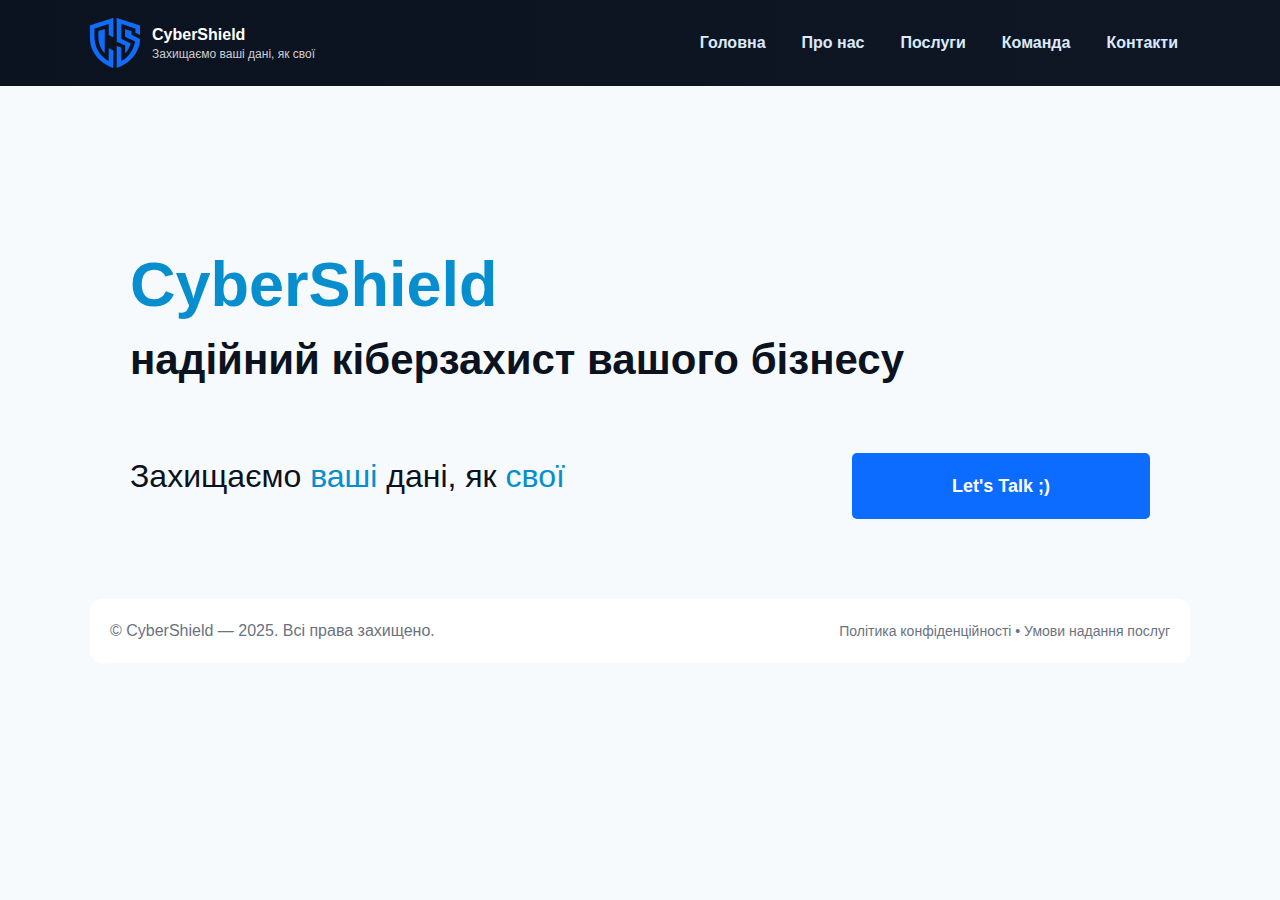
<file: index.html>
<!doctype html>
<html lang="ua">
<head>
  <meta charset="UTF-8" />
  <meta name="viewport" content="width=device-width,initial-scale=1" />
  <title>CyberShield</title>
  <meta name="description" content="CyberShield — рішення з кібербезпеки для малого та середнього бізнесу: аудит, тестування проникнення, захист мереж та хмари." />
  <link rel="stylesheet" href="style.css">
</head>

<body>
  <header role="banner">
    <div class="nav">
      <div class="brand">
        <img src="./images/logo.svg" style="width: 50px; height: 50px;" alt="logo">
        
        <div>
          <div style="font-weight:800">CyberShield</div>
          <div style="font-size:12px;color:rgba(255,255,255,0.8)">Захищаємо ваші дані, як свої</div>
        </div>
      </div>

      <nav aria-label="Головна навігація">
        <ul>
          <li><a href="#home">Головна</a></li>
          <li><a href="./pages/about_us.html">Про нас</a></li>
          <li><a href="./pages/services.html">Послуги</a></li>
          <li><a href="./pages/team.html">Команда</a></li>
          <li><a href="./pages/contact.html">Контакти</a></li>
        </ul>
      </nav>
    </div>
  </header>

  <main>
    <section id="home" class="hero" aria-label="Головна секція">
      <h1><span class="highlight_big">CyberShield</span> <br>надійний кіберзахист вашого бізнесу</h1>
      <div class="horizontal_align">
        <p>Захищаємо <span class="highlight">ваші</span> дані, як <span class="highlight">свої</span></p>
        <a class="contact" href="./pages/contact.html">Let's Talk ;)</a>
      </div>
    </section>
  </main>

  <footer>
    <div style="display:flex;justify-content:space-between;align-items:center;gap:12px;flex-wrap:wrap">
      <div>© CyberShield — 2025. Всі права захищено.</div>
      <div class="muted">Політика конфіденційності • Умови надання послуг</div>
    </div>
  </footer>

</body>
</html>
</file>
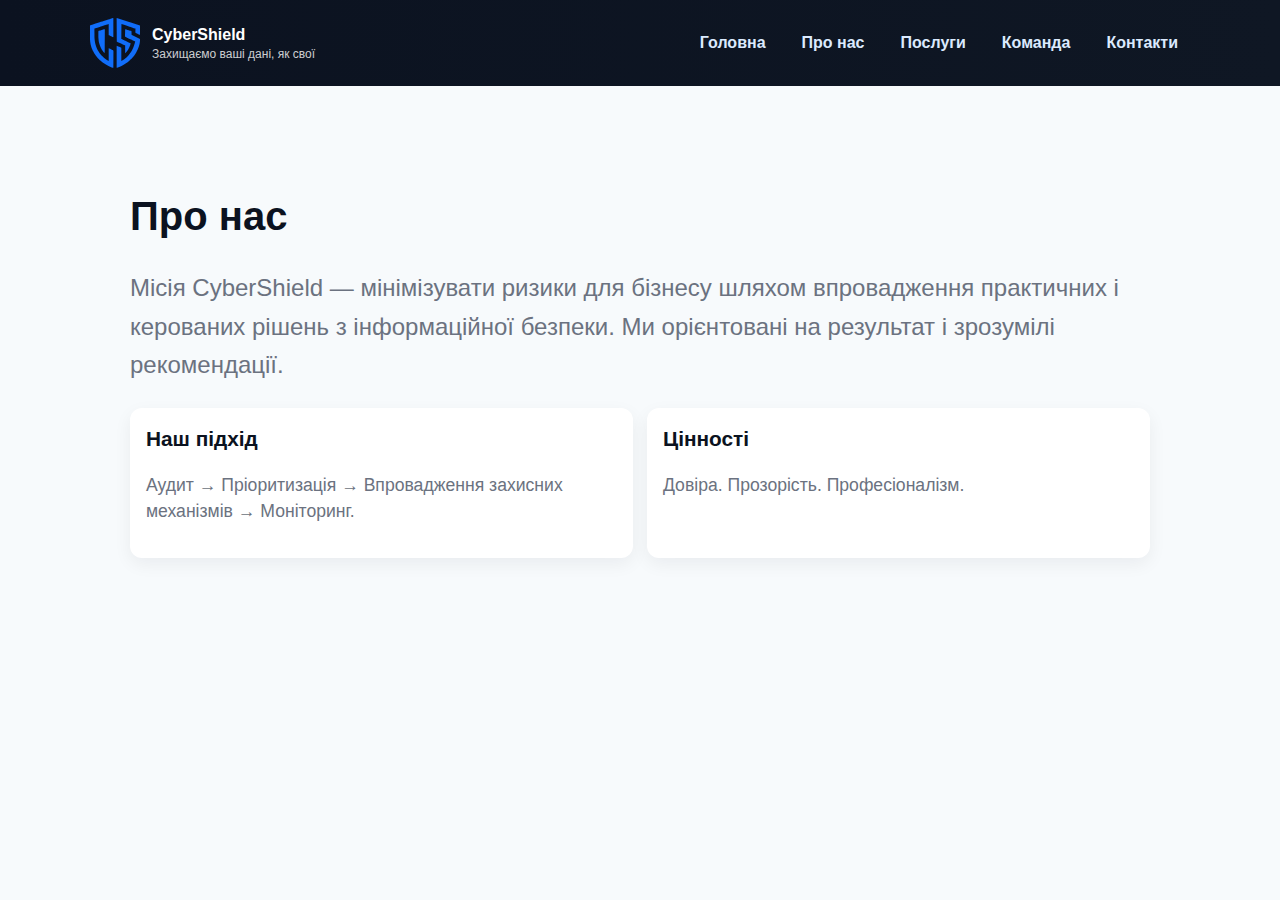
<file: pages/about_us.html>
<!doctype html>
<html lang="ua">
<head>
  <meta charset="UTF-8" />
  <meta name="viewport" content="width=device-width,initial-scale=1" />
  <title>CyberShield</title>
  <meta name="description" content="CyberShield — рішення з кібербезпеки для малого та середнього бізнесу: аудит, тестування проникнення, захист мереж та хмари." />
  <link rel="stylesheet" href="../style.css">
</head>

<body>
    <header role="banner">
        <div class="nav">
          <div class="brand">
            <img src="../images/logo.svg" style="width: 50px; height: 50px;" alt="logo">
            
            <div>
              <div style="font-weight:800">CyberShield</div>
              <div style="font-size:12px;color:rgba(255,255,255,0.8)">Захищаємо ваші дані, як свої</div>
            </div>
          </div>
    
          <nav aria-label="Головна навігація">
            <ul>
              <li><a href="../index.html">Головна</a></li>
              <li><a href="./about_us.html">Про нас</a></li>
              <li><a href="./services.html">Послуги</a></li>
              <li><a href="./team.html">Команда</a></li>
              <li><a href="./contact.html">Контакти</a></li>
            </ul>
          </nav>
    
        </div>
    </header>

    <main>
        <section id="about">
            <h2>Про нас</h2>
            <p class="muted">Місія CyberShield — мінімізувати ризики для бізнесу шляхом впровадження практичних і керованих рішень з інформаційної безпеки. Ми орієнтовані на результат і зрозумілі рекомендації.</p>
            <div style="display:flex;gap:14px;flex-wrap:wrap;margin-top:12px">
              <div class="card" style="flex:1 1 300px">
                <strong>Наш підхід</strong>
                <p class="muted">Аудит → Пріоритизація → Впровадження захисних механізмів → Моніторинг.</p>
              </div>
              <div class="card" style="flex:1 1 300px">
                <strong>Цінності</strong>
                <p class="muted">Довіра. Прозорість. Професіоналізм.</p>
              </div>
            </div>
          </section>
    </main>
</body>
</file>
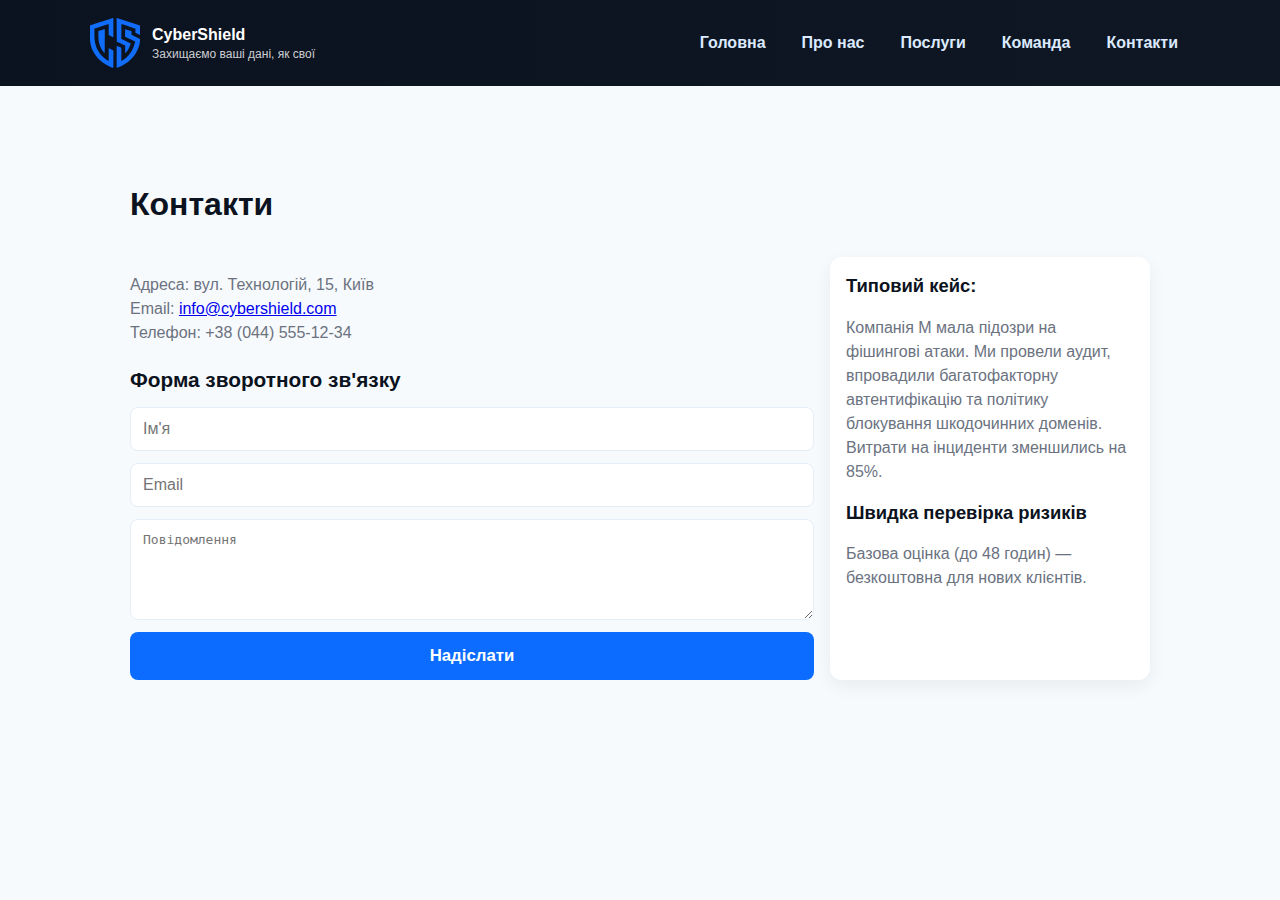
<file: pages/contact.html>
<!doctype html>
<html lang="ua">
<head>
  <meta charset="UTF-8" />
  <meta name="viewport" content="width=device-width,initial-scale=1" />
  <title>CyberShield</title>
  <meta name="description" content="CyberShield — рішення з кібербезпеки для малого та середнього бізнесу: аудит, тестування проникнення, захист мереж та хмари." />
  <link rel="stylesheet" href="../style.css">
</head>

<body>
    <header role="banner">
        <div class="nav">
          <div class="brand">
            <img src="../images/logo.svg" style="width: 50px; height: 50px;" alt="logo">
            
            <div>
              <div style="font-weight:800">CyberShield</div>
              <div style="font-size:12px;color:rgba(255,255,255,0.8)">Захищаємо ваші дані, як свої</div>
            </div>
          </div>
    
          <nav aria-label="Головна навігація">
            <ul>
              <li><a href="../index.html">Головна</a></li>
              <li><a href="./about_us.html">Про нас</a></li>
              <li><a href="./services.html">Послуги</a></li>
              <li><a href="./team.html">Команда</a></li>
              <li><a href="./contact.html">Контакти</a></li>
            </ul>
          </nav>
        </div>
    </header>

    <main>
        <section id="contact">
            <h2>Контакти</h2>
            <div style="display:grid;grid-template-columns:1fr 320px;gap:16px">
              <div>
                <p class="muted">Адреса: вул. Технологій, 15, Київ<br/>Email: <a href="mailto:info@cybershield.com">info@cybershield.com</a><br/>Телефон: +38 (044) 555-12-34</p>
                <h3>Форма зворотного зв'язку</h3>
                <form id="contactForm" onsubmit="return submitContactForm(event)">
                  <input type="text" name="name" id="c_name" placeholder="Ім'я" required />
                  <input type="email" name="email" id="c_email" placeholder="Email" required />
                  <textarea name="message" id="c_msg" placeholder="Повідомлення" rows="5" required></textarea>
                  <button type="submit" id="contactSubmit">Надіслати</button>
                </form>
              </div>
              <div class="card">
                <strong>Типовий кейс:</strong>
                <p class="muted">Компанія M мала підозри на фішингові атаки. Ми провели аудит, впровадили багатофакторну автентифікацію та політику блокування шкодочинних доменів. Витрати на інциденти зменшились на 85%.</p>
                <strong>Швидка перевірка ризиків</strong>
                <p class="muted">Базова оцінка (до 48 годин) — безкоштовна для нових клієнтів.</p>
              </div>
            </div>
          </section>  
    </main>
</body>
</file>
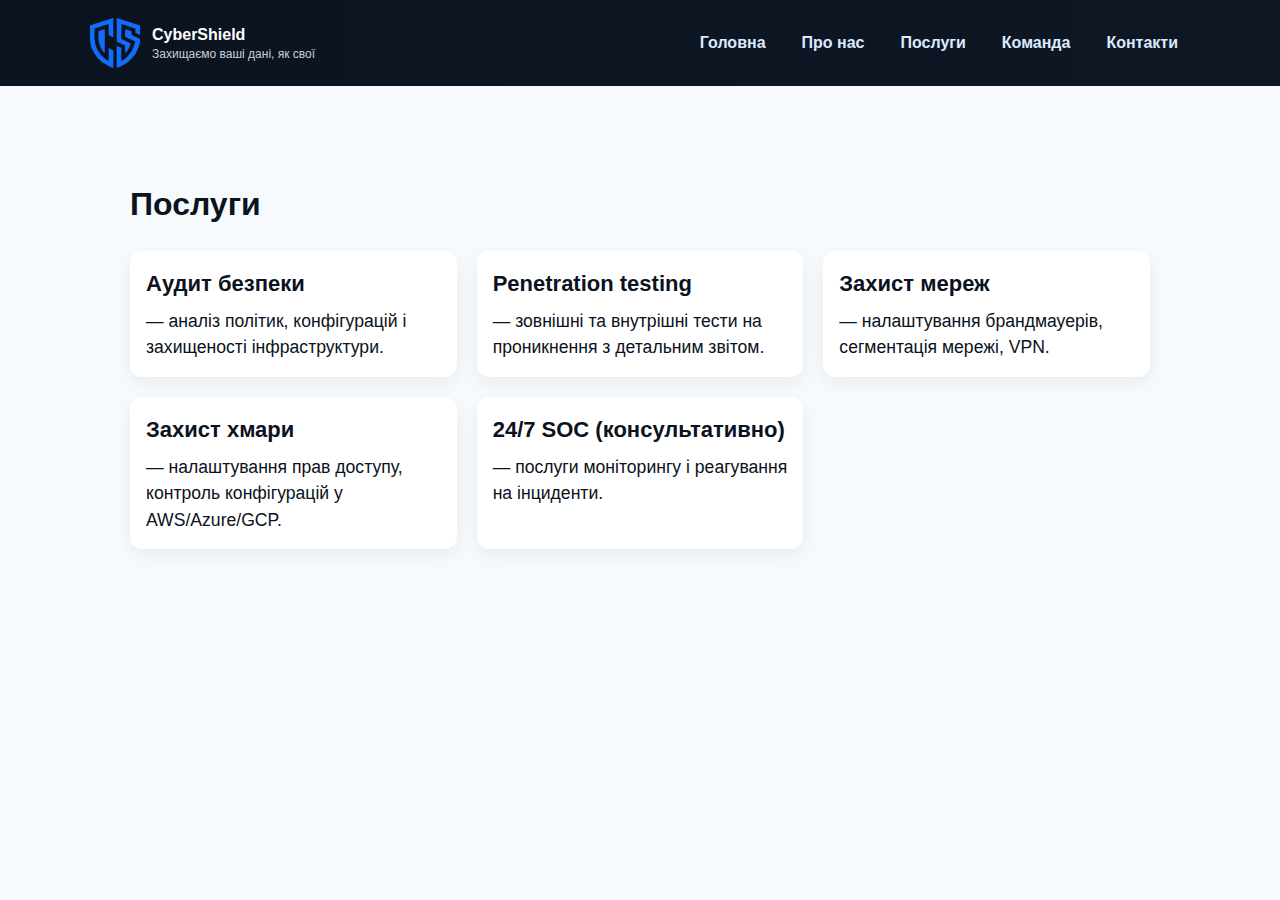
<file: pages/services.html>
<!doctype html>
<html lang="ua">
<head>
  <meta charset="UTF-8" />
  <meta name="viewport" content="width=device-width,initial-scale=1" />
  <title>CyberShield</title>
  <meta name="description" content="CyberShield — рішення з кібербезпеки для малого та середнього бізнесу: аудит, тестування проникнення, захист мереж та хмари." />
  <link rel="stylesheet" href="../style.css">
</head>

<body>
    <header role="banner">
      <div class="nav">
        <div class="brand">
          <img src="../images/logo.svg" style="width: 50px; height: 50px;" alt="logo">
          
          <div>
            <div style="font-weight:800">CyberShield</div>
            <div style="font-size:12px;color:rgba(255,255,255,0.8)">Захищаємо ваші дані, як свої</div>
          </div>
        </div>
  
        <nav aria-label="Головна навігація">
          <ul>
            <li><a href="../index.html">Головна</a></li>
            <li><a href="./about_us.html">Про нас</a></li>
            <li><a href="./services.html">Послуги</a></li>
            <li><a href="./team.html">Команда</a></li>
            <li><a href="./contact.html">Контакти</a></li>
          </ul>
        </nav>
      </div>
    </header>

    <main>
        <section id="services">
            <h2>Послуги</h2>
            <ul class="services">
              <li class="card"><strong>Аудит безпеки</strong> — аналіз політик, конфігурацій і захищеності інфраструктури.</li>
              <li class="card"><strong>Penetration testing</strong> — зовнішні та внутрішні тести на проникнення з детальним звітом.</li>
              <li class="card"><strong>Захист мереж</strong> — налаштування брандмауерів, сегментація мережі, VPN.</li>
              <li class="card"><strong>Захист хмари</strong> — налаштування прав доступу, контроль конфігурацій у AWS/Azure/GCP.</li>
              <li class="card"><strong>24/7 SOC (консультативно)</strong> — послуги моніторингу і реагування на інциденти.</li>
            </ul>
        </section>
    </main>
</body>
</file>
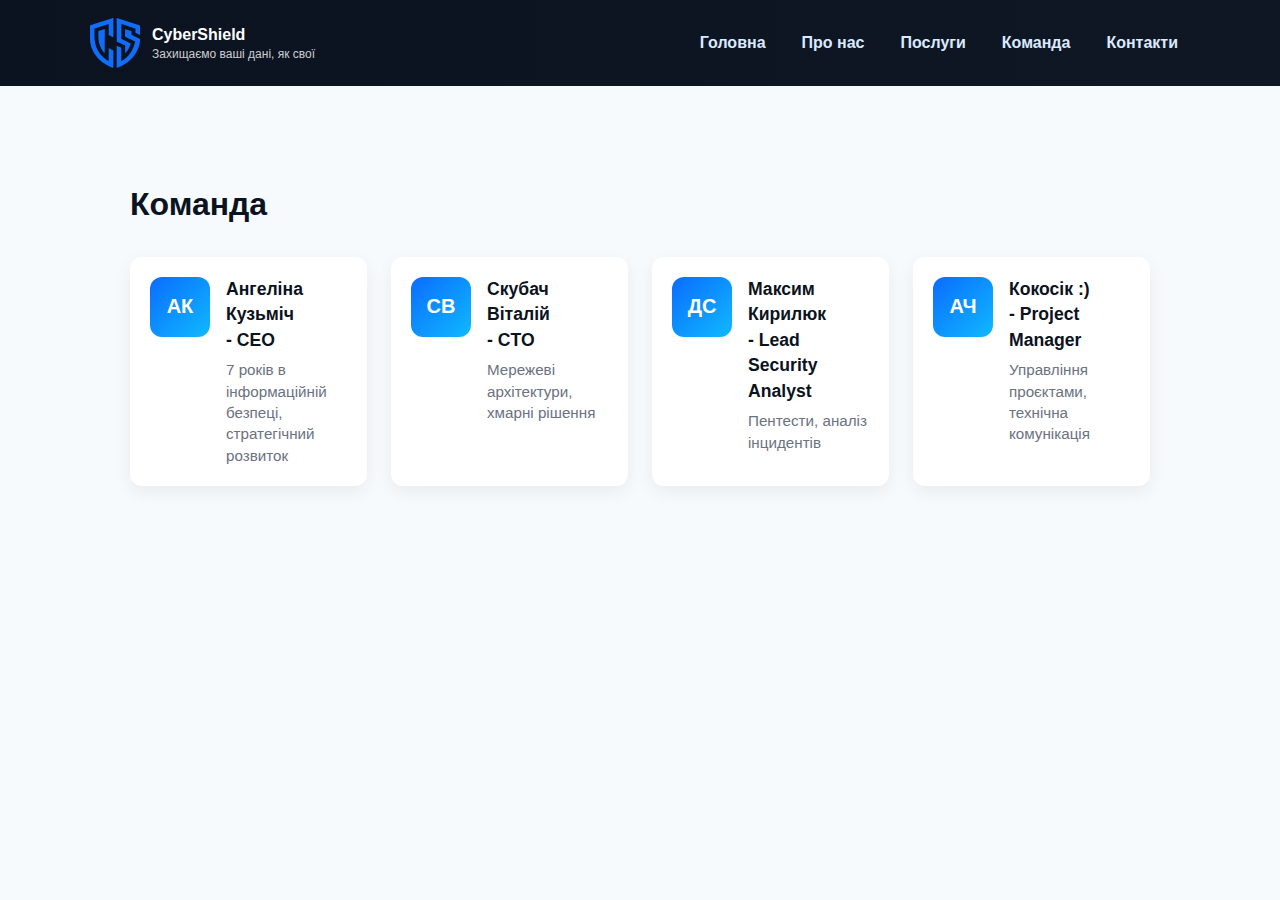
<file: pages/team.html>
<!doctype html>
<html lang="ua">
<head>
  <meta charset="UTF-8" />
  <meta name="viewport" content="width=device-width,initial-scale=1" />
  <title>CyberShield</title>
  <meta name="description" content="CyberShield — рішення з кібербезпеки для малого та середнього бізнесу: аудит, тестування проникнення, захист мереж та хмари." />
  <link rel="stylesheet" href="../style.css">
</head>

<body>
    <header role="banner">
        <div class="nav">
          <div class="brand">
            <img src="../images/logo.svg" style="width: 50px; height: 50px;" alt="logo">
            
            <div>
              <div style="font-weight:800">CyberShield</div>
              <div style="font-size:12px;color:rgba(255,255,255,0.8)">Захищаємо ваші дані, як свої</div>
            </div>
          </div>
    
          <nav aria-label="Головна навігація">
            <ul>
              <li><a href="#home">Головна</a></li>
              <li><a href="./about_us.html">Про нас</a></li>
              <li><a href="./services.html">Послуги</a></li>
              <li><a href="./team.html">Команда</a></li>
              <li><a href="./contact.html">Контакти</a></li>
            </ul>
          </nav>
        </div>
    </header>
    <main>
        <section id="team">
            <h2>Команда</h2>
            <div class="team">
              <div class="person card">
                <div class="avatar">АК</div>
                <div>
                  <div style="font-weight:700">Ангеліна Кузьміч<br>- CEO</div>
                  <div class="muted">7 років в інформаційній безпеці, стратегічний розвиток</div>
                </div>
              </div>
      
              <div class="person card">
                <div class="avatar">СВ</div>
                <div>
                  <div style="font-weight:700">Скубач Віталій<br>- CTO</div>
                  <div class="muted">Мережеві архітектури, хмарні рішення</div>
                </div>
              </div>
      
              <div class="person card">
                <div class="avatar">ДС</div>
                <div>
                  <div style="font-weight:700">Максим Кирилюк<br>- Lead Security Analyst</div>
                  <div class="muted">Пентести, аналіз інцидентів</div>
                </div>
              </div>
              <div class="person card">
                <div class="avatar">АЧ</div>
                <div>
                  <div style="font-weight:700">Кокосік :) <br>- Project Manager</div>
                  <div class="muted">Управління проєктами, технічна комунікація</div>
                </div>
              </div>
            </div>
        </section>
    </main>
      
</body>
</file>
<file: style.css>
:root {
    --blue: #0b6cff;
    --dark: #0b1220;
    --muted: #6b7280;
    --accent: #00b894;
    --bg: #f7fafc;
    --card: #ffffff;
    font-family: Inter, Roboto, Arial, Helvetica, sans-serif;
}

* { box-sizing: border-box; }

body {
    margin: 0;
    background: var(--bg);
    color: var(--dark);
    line-height: 1.45;
}

header {
    background: linear-gradient(90deg,var(--dark),#0f1724);
    color: #fff;
    padding: 18px 20px;
    position: sticky;
    top: 0;
    z-index: 40;
}

.nav {
    max-width: 1100px;
    margin: 0 auto;
    display: flex;
    align-items: center;
    justify-content: space-between;
    gap: 12px;
}

.brand {
    display: flex;
    align-items: center;
    gap: 12px;
}

.brand svg { width: 48px; height: 48px; }

nav ul {
    list-style: none;
    margin: 0;
    padding: 0;
    display: flex;
    gap: 12px;
}

nav a {
    color: #dbeafe;
    text-decoration: none;
    padding: 8px 12px;
    border-radius: 8px;
    font-weight: 600;
}

nav a:hover { background: rgba(255, 255, 255, 0.04); }

main { max-width: 1100px; margin: 28px auto; padding: 0 20px; }

section { padding: 40px 20px; } /* базовий padding для всіх секцій */

.highlight { color: #068ece; }
.highlight_big { color: #068ece; font-size: 1.5em; }

.hero {
    display: flex;
    flex-wrap: wrap;
    gap: 50px;
    align-items: flex-start;
    padding-top: 125px;
}

.hero .copy { flex: 1 1 420px; }

.hero h1 {
    margin: 0 0 12px;
    font-size: 42px;
}

.hero p { font-size: 32px; }

.horizontal_align {
    display: flex; 
    align-items: flex-start; 
    justify-content: space-between;
    width: 100%;
}

.horizontal_align p { margin: 0; }

.contact {
    display: inline-block;
    padding: 20px 100px;
    border-radius: 5px;
    background: var(--blue);
    color: #fff;
    text-decoration: none;
    font-weight: 700;
    font-size: 18px;
}

/* Загальний стиль для всіх карток */
.card {
    background: var(--card);
    padding: 16px;
    border-radius: 12px;
    box-shadow: 0 6px 18px rgba(11,17,32,0.06);
}

/* About */
#about h2 { font-size: 2.5em; margin-bottom: 16px; }
#about p { font-size: 1.5em; line-height: 1.6; }
#about .card strong { font-size: 1.3em; display: block; margin-bottom: 12px; }
#about .card p { font-size: 1.1em; line-height: 1.5; }

/* Services */
#services h2 { font-size: 2em; margin-bottom: 24px; }
#services .services {
    list-style: none;
    padding: 0;
    display: grid;
    grid-template-columns: repeat(auto-fit, minmax(280px, 1fr));
    gap: 20px;
}
#services .services li.card { font-size: 1.1em; line-height: 1.5; }
#services .services li.card strong { font-size: 1.25em; display: block; margin-bottom: 8px; }

/* Team */
#team h2 { font-size: 2em; margin-bottom: 30px; text-align: left; }
.team {
    display: grid;
    grid-template-columns: repeat(auto-fit, minmax(220px, 1fr));
    gap: 24px;
}
.person.card {
    display: flex;
    gap: 16px;
    align-items: flex-start;
    padding: 20px;
    border-radius: 12px;
    box-shadow: 0 6px 18px rgba(11,17,32,0.06);
    transition: transform 0.2s ease, box-shadow 0.2s ease;
}
.person.card:hover { transform: translateY(-3px); box-shadow: 0 10px 25px rgba(11,17,32,0.12); }
.avatar {
    width: 60px; height: 60px;
    border-radius: 12px;
    background: linear-gradient(135deg, var(--blue), #0fb9ff);
    display: flex; align-items: center; justify-content: center;
    color: #fff; font-weight: 700; font-size: 1.25em;
    flex-shrink: 0;
}
.person.card div > div:first-child { font-weight: 700; font-size: 1.1em; margin-bottom: 6px; }
.person.card .muted { color: var(--muted); font-size: 0.95em; line-height: 1.4; }

/* Contact */
#contact h2 { font-size: 2em; margin-bottom: 30px; text-align: left; }
#contact > div { display: grid; grid-template-columns: 1fr 320px; gap: 24px; }
#contact p.muted { font-size: 1em; line-height: 1.5; margin-bottom: 16px; }
#contact h3 { font-size: 1.3em; margin: 20px 0 12px; }
#contact form { display: grid; gap: 12px; }
#contact input, #contact textarea { padding: 12px; border: 1px solid #e6eef8; border-radius: 8px; font-size: 1em; width: 100%; }
#contact button {
    padding: 14px 18px; border-radius: 8px; border: 0;
    background: var(--blue); color: #fff; font-weight: 700; font-size: 1.05em; cursor: pointer;
    transition: transform 0.2s ease, box-shadow 0.2s ease;
}
#contact button:hover { transform: translateY(-2px); box-shadow: 0 6px 15px rgba(11,17,32,0.15); }
#contact .card strong { font-size: 1.15em; display: block; margin-bottom: 6px; }

/* Footer */
footer {
    max-width: 1100px;
    margin: 40px auto;
    padding: 20px;
    background: #fff;
    border-radius: 12px;
    color: var(--muted);
}

/* Forms & common elements */
form { display: grid; gap: 10px; }
input, textarea { padding: 10px; border-radius: 8px; font-size: 14px; border: 1px solid #e6eef8; }
button { padding: 10px 14px; border-radius: 10px; border: 0; background: var(--dark); color: #fff; font-weight: 700; }
.muted { color: var(--muted); font-size: 14px; }

/* Адаптивність */
@media (max-width: 1024px) {
    #contact > div { grid-template-columns: 1fr; }
    #contact .card { margin-top: 20px; }
}

@media (max-width: 680px) {
    .hero { flex-direction: column; }
    .nav { padding: 0; }
    .person.card { flex-direction: column; align-items: flex-start; text-align: left; }
    .avatar { margin-bottom: 12px; }
}
</file>
